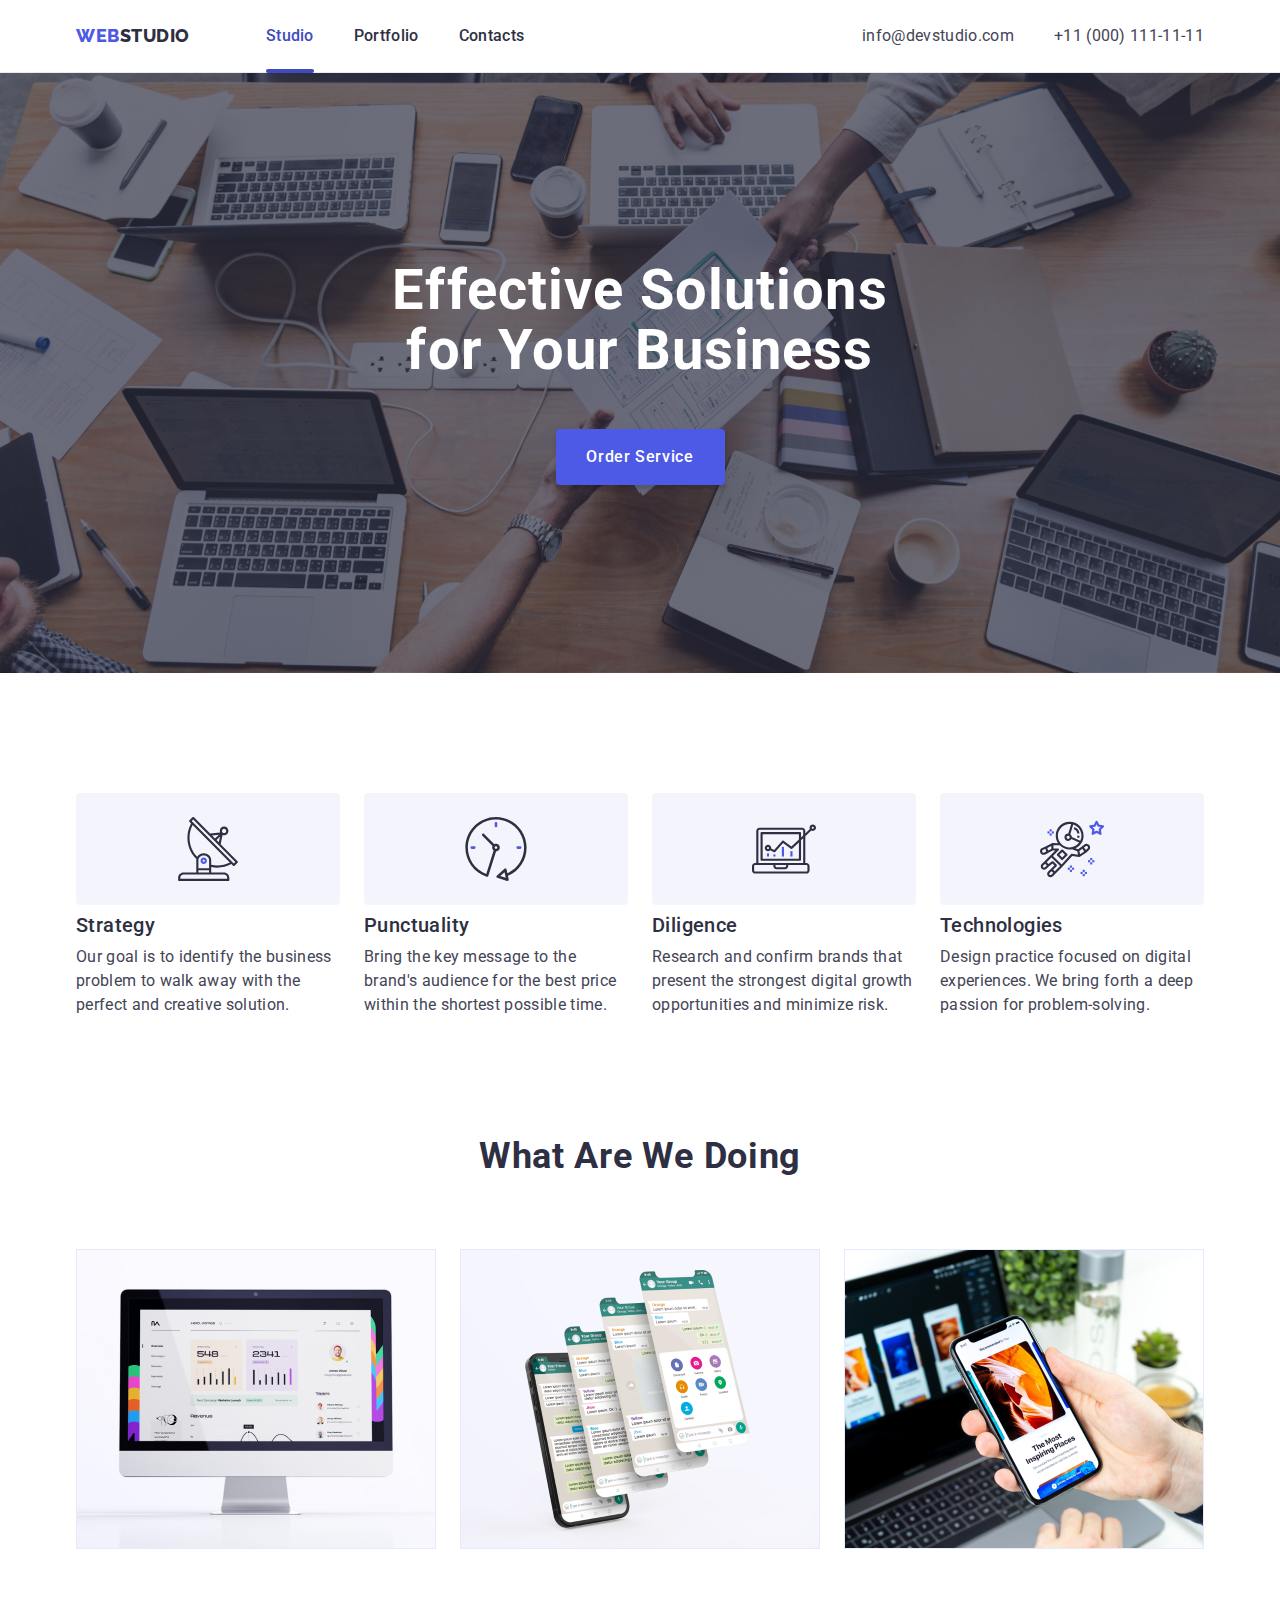
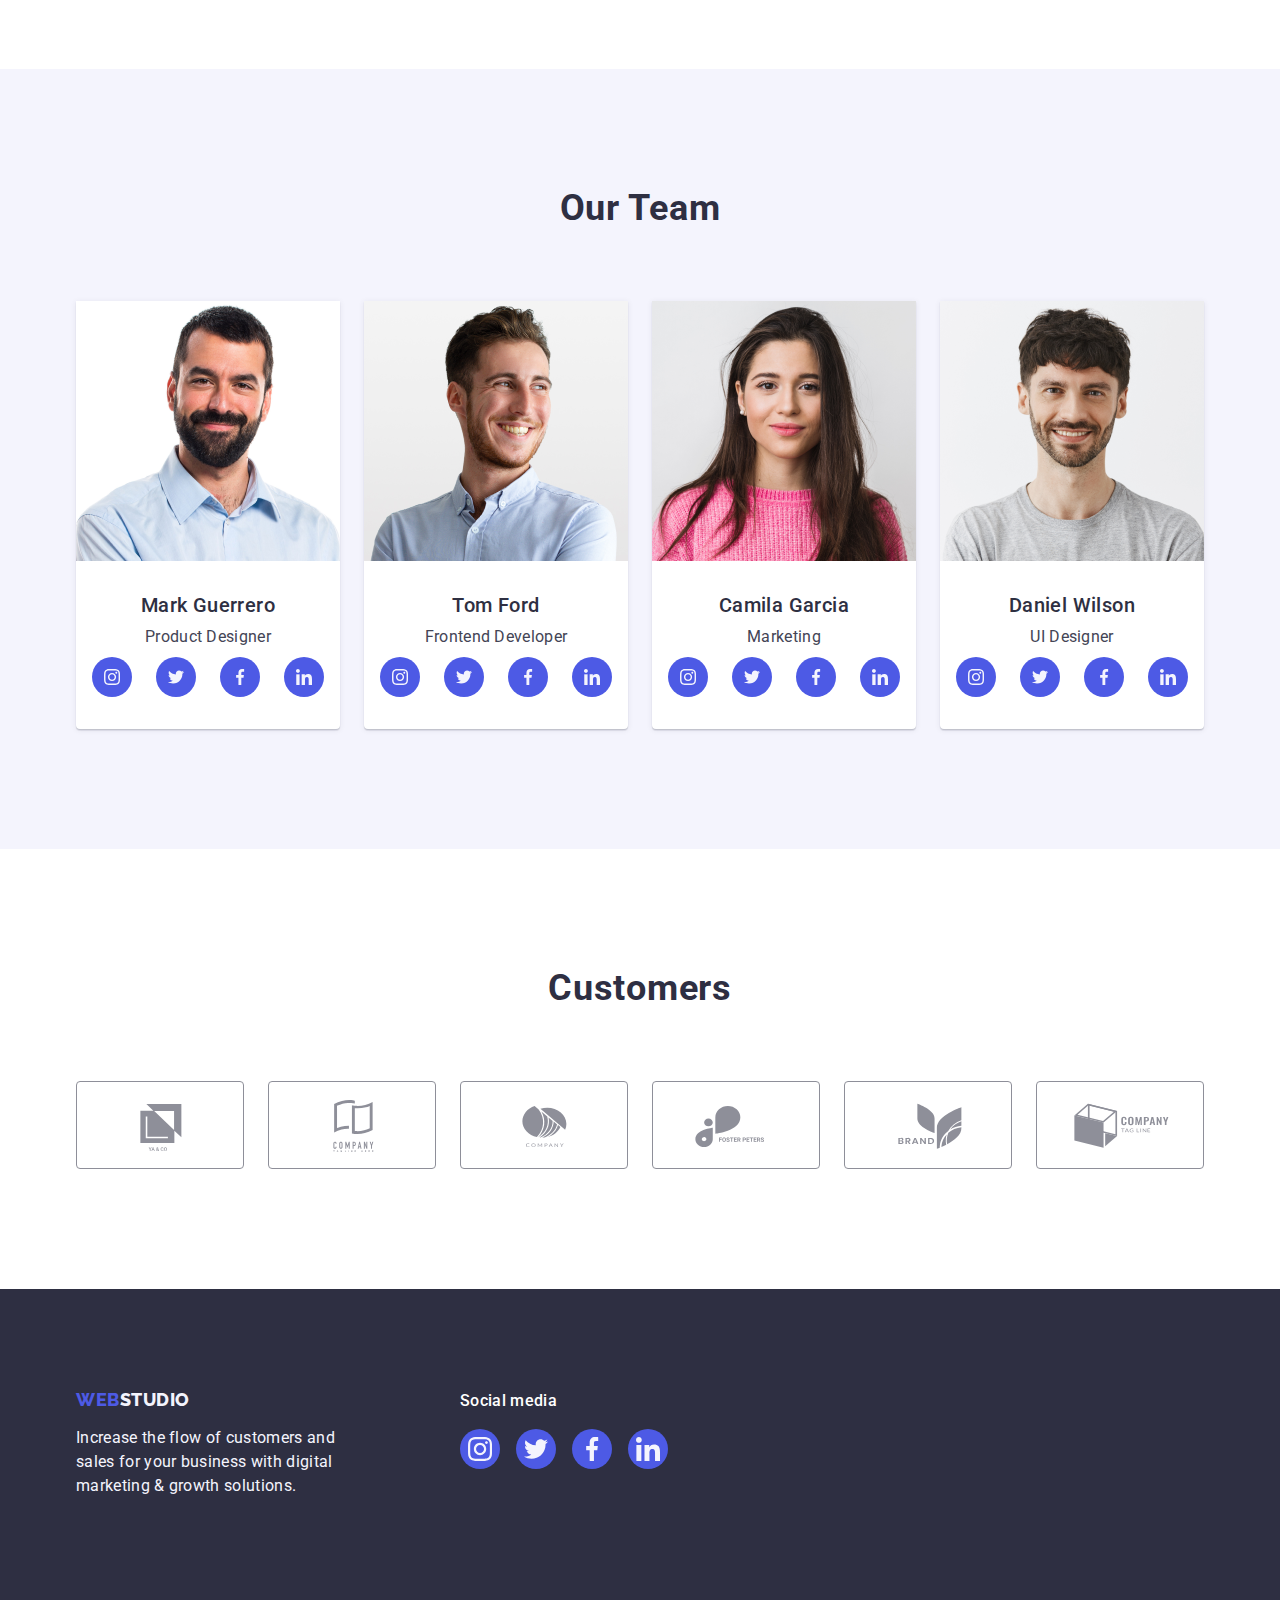
<file: index.html>
<!DOCTYPE html>
<html lang="en">
<head>
    <meta charset="UTF-8">
    <meta http-equiv="X-UA-Compatible" content="IE=edge">
    <meta name="viewport" content="width=device-width, initial-scale=1.0">
    <title>Effective Solutions
        for Your Business</title>
    <link rel="preconnect" href="https://fonts.googleapis.com">
    <link rel="preconnect" href="https://fonts.gstatic.com" crossorigin>
    <link href="https://fonts.googleapis.com/css2?family=Raleway:wght@800&family=Roboto:wght@400;500;700&display=swap"
        rel="stylesheet">
    <link rel="stylesheet" href="https://cdnjs.cloudflare.com/ajax/libs/modern-normalize/1.0.0/modern-normalize.min.css" />
    <link rel="stylesheet" href="./css/styles.css">
</head>
<body>
    <header class="header">
        <div class="header-container container">
            <nav class="header-navigation">
                <a class="logo link" href="./index.html">Web<span class="web-logo">Studio</span></a>
                <ul class="menu-list list">
                    <li>
                        <a class="menu-link-active link" href="./index.html">Studio</a>
                    </li>
                    <li>
                        <a class="menu-link link" href="./portfolio.html">Portfolio</a>
                    </li>
                    <li>
                        <a class="menu-link link" href="">Contacts</a>
                    </li>
                </ul>
            </nav>
            <address class="header-address">
                <ul class="contact-list list">
                    <li>
                        <a class="contact-link link links" href="mailto:info@devstudio.com">info@devstudio.com</a>
                    </li>
                    <li>
                        <a class="contact-link link links" href="tel:+110001111111">+11 (000) 111-11-11</a>
                    </li>
                </ul>
            </address>
        </div>
    </header>
    <main>
        <section class="title">
            <div class="container">
                <h1 class="title-basic">Effective Solutions
                    for Your Business</h1>
                <button data-modal-open class="modal-open-btn" type="button">Order Service</button>
            </div>
        </section>
        <section class="hero">
            <div class="container">
                <h2 class="visually-hidden">futures</h2>
                <ul class="hero-list list">
                    <li class="hero-list-first">
                        <div class="list-futures-svg">
                            <svg class="future-svg" aria-label="icon antenna" width="64" height="64">
                                <use href="./images/icons.svg#icon-antenna"></use>
                            </svg>
                        </div>
                        <h3 class="hero-header">Strategy</h3>
                        <p class="hero-text">Our goal is to identify the business
                            problem to walk away with the perfect and creative solution.</p>
                    </li>
                    <li class="hero-list-first">
                        <div class="list-futures-svg">
                            <svg class="future-svg" aria-label="icon-clock" width="64" height="64">
                                <use href="./images/icons.svg#icon-clock"></use>
                            </svg>
                        </div>
                        <h3 class="hero-header">Punctuality</h3>
                        <p class="hero-text">Bring the key message to the brand's audience for the best price within the
                            shortest possible time.</p>
                    </li>
                    <li class="hero-list-first">
                        <div class="list-futures-svg">
                            <svg class="future-svg" aria-label="icon-diagram" width="64" height="64">
                                <use href="./images/icons.svg#icon-diagram"></use>
                            </svg>
                        </div>
                        <h3 class="hero-header">Diligence</h3>
                        <p class="hero-text">Research and confirm brands that present the strongest digital growth
                            opportunities and minimize risk.</p>
                    </li>
                    <li class="hero-list-first">
                        <div class="list-futures-svg">
                            <svg class="future-svg" aria-label="icon-astronaut" width="64" height="64">
                                <use href="./images/icons.svg#icon-astronaut"></use>
                            </svg>
                        </div>
                        <h3 class="hero-header">Technologies</h3>
                        <p class="hero-text">Design practice focused on digital experiences. We bring forth a deep passion
                            for problem-solving.</p>
                    </li>
                </ul>
            </div>
        </section>
        <section class="gallery">
            <div class="container">
                <h2 class="title-gallery">What are we doing</h2>
                <ul class="gallery-list list">
                    <li class="gallery-list-item">
                        <img class="gallery-list-img" src="./images/what-are-we-doing/website.jpg" alt="sites" width="360" height="300">
                    </li>
                    <li class="gallery-list-item">
                        <img class="gallery-list-img" src="./images/what-are-we-doing/messengers.jpg" alt="messengers" width="360"
                            height="300">
                    </li>
                    <li class="gallery-list-item">
                        <img class="gallery-list-img" src="./images/what-are-we-doing/applications.jpg" alt="applications" width="360"
                            height="300">
                    </li>
                </ul>
            </div>
        </section>
        <section class="team">
            <div class="container">
                <h2 class="title-team">Our Team</h2>
                <ul class="team-list list">
                    <li class="team-item">
                        <img class="team-worker-img" src="./images/our-team/mark-guerrero.jpg" alt="product designer" width="264"
                            height="260">
                        <div class="our-team-padding">
                            <h3 class="team-worker">Mark Guerrero</h3>
                            <p class="team-profession">Product Designer</p>
                            <ul class="svg-our-team list">
                                <li class="svg-our-team-item">
                                    <a href="" class="our-team-link">
                                        <svg aria-label="icon-instagram" width="16" height="16" class="our-team-svg-item">
                                            <use href="./images/icons.svg#icon-instagram"></use>
                                        </svg>
                                    </a>
                                </li>
                                <li class="svg-our-team-item">
                                    <a href="" class="our-team-link">
                                        <svg aria-label="icon-twitter" width="16" height="16" class="our-team-svg-item">
                                            <use href="./images/icons.svg#icon-twitter"></use>
                                        </svg>
                                    </a>
                                </li>
                                <li class="svg-our-team-item">
                                    <a href="" class="our-team-link">
                                        <svg aria-label="icon-facebook" width="16" height="16" class="our-team-svg-item">
                                            <use href="./images/icons.svg#icon-facebook"></use>
                                        </svg>
                                    </a>
                                </li>
                                <li class="svg-our-team-item">
                                    <a href="" class="our-team-link">
                                        <svg aria-label="icon-linkedin" width="16" height="16" class="our-team-svg-item">
                                            <use href="./images/icons.svg#icon-linkedin"></use>
                                        </svg>
                                    </a>
                                </li>
                            </ul>
                        </div>
                    </li>    
                    <li class="team-item">
                        <img class="team-worker-img" src="./images/our-team/tom-ford.jpg" alt="frontend developer" width="264"
                            height="260">
                        <div class="our-team-padding">
                            <h3 class="team-worker">Tom Ford</h3>
                            <p class="team-profession">Frontend Developer</p>
                            <ul class="svg-our-team list">
                                <li class="svg-our-team-item">
                                    <a href="" class="our-team-link">
                                        <svg aria-label="icon-instagram" width="16" height="16" class="our-team-svg-item">
                                            <use href="./images/icons.svg#icon-instagram"></use>
                                        </svg>
                                    </a>
                                </li>
                                <li class="svg-our-team-item">
                                    <a href="" class="our-team-link">
                                        <svg aria-label="icon-twitter" width="16" height="16" class="our-team-svg-item">
                                            <use href="./images/icons.svg#icon-twitter"></use>
                                        </svg>
                                    </a>
                                </li>
                                <li class="svg-our-team-item">
                                    <a href="" class="our-team-link">
                                        <svg aria-label="icon-facebook" width="16" height="16" class="our-team-svg-item">
                                            <use href="./images/icons.svg#icon-facebook"></use>
                                        </svg>
                                    </a>
                                </li>
                                <li class="svg-our-team-item">
                                    <a href="" class="our-team-link">
                                        <svg aria-label="icon-linkedin" width="16" height="16" class="our-team-svg-item">
                                            <use href="./images/icons.svg#icon-linkedin"></use>
                                        </svg>
                                    </a>
                                </li>
                            </ul>
                        </div>
                    </li>
                    <li class="team-item">
                        <img class="team-worker-img" src="./images/our-team/camila-garcia.jpg" alt="marketing" width="264" height="260">
                        <div class="our-team-padding">
                            <h3 class="team-worker">Camila Garcia</h3>
                            <p class="team-profession">Marketing</p>
                            <ul class="svg-our-team list">
                                <li class="svg-our-team-item">
                                    <a href="" class="our-team-link">
                                        <svg aria-label="icon-instagram" width="16" height="16" class="our-team-svg-item">
                                            <use href="./images/icons.svg#icon-instagram"></use>
                                        </svg>
                                    </a>
                                </li>
                                <li class="svg-our-team-item">
                                    <a href="" class="our-team-link">
                                        <svg aria-label="icon-twitter" width="16" height="16" class="our-team-svg-item">
                                            <use href="./images/icons.svg#icon-twitter"></use>
                                        </svg>
                                    </a>
                                </li>
                                <li class="svg-our-team-item">
                                    <a href="" class="our-team-link">
                                        <svg aria-label="icon-facebook" width="16" height="16" class="our-team-svg-item">
                                            <use href="./images/icons.svg#icon-facebook"></use>
                                        </svg>
                                    </a>
                                </li>
                                <li class="svg-our-team-item">
                                    <a href="" class="our-team-link">
                                        <svg aria-label="icon-linkedin" width="16" height="16" class="our-team-svg-item">
                                            <use href="./images/icons.svg#icon-linkedin"></use>
                                        </svg>
                                    </a>
                                </li>
                            </ul>
                        </div>
                    </li>
                    <li class="team-item">
                        <img class="team-worker-img" src="./images/our-team/daniel-wilson.jpg" alt="ui designer" width="264"
                            height="260">
                        <div class="our-team-padding">
                            <h3 class="team-worker">Daniel Wilson</h3>
                            <p class="team-profession">UI Designer</p>
                            <ul class="svg-our-team list">
                                <li class="svg-our-team-item">
                                    <a href="" class="our-team-link">
                                        <svg aria-label="icon-instagram" width="16" height="16" class="our-team-svg-item">
                                            <use href="./images/icons.svg#icon-instagram"></use>
                                        </svg>
                                    </a>
                                </li>
                                <li class="svg-our-team-item">
                                    <a href="" class="our-team-link">
                                        <svg aria-label="icon-twitter" width="16" height="16" class="our-team-svg-item">
                                            <use href="./images/icons.svg#icon-twitter"></use>
                                        </svg>
                                    </a>
                                </li>
                                <li class="svg-our-team-item">
                                    <a href="" class="our-team-link">
                                        <svg aria-label="icon-facebook" width="16" height="16" class="our-team-svg-item">
                                            <use href="./images/icons.svg#icon-facebook"></use>
                                        </svg>
                                    </a>
                                </li>
                                <li class="svg-our-team-item">
                                    <a href="" class="our-team-link">
                                        <svg aria-label="icon-linkedin" width="16" height="16" class="our-team-svg-item">
                                            <use href="./images/icons.svg#icon-linkedin"></use>
                                        </svg>
                                    </a>
                                </li>
                            </ul>
                        </div>
                    </li>
                </ul>
            </div>
        </section>
        <section class="customers">
            <div class="container">
                <h2 class="customers-hero">Customers</h2>
                <ul class="customers-list list">
                    <li class="item-list-customers">
                        <a href="" class="customers-links">
                            <svg width="104" height="56" class="svg-customers">
                                <use href="./images/icons.svg#icon-logo"></use>
                            </svg>
                        </a>
                    </li>
                    <li class="item-list-customers">
                        <a href="" class="customers-links">
                            <svg width="104" height="56" class="svg-customers">
                                <use href="./images/icons.svg#icon-logo-1"></use>
                            </svg>
                        </a>
                    </li>
                    <li class="item-list-customers">
                        <a href="" class="customers-links">
                            <svg width="104" height="56" class="svg-customers">
                                <use href="./images/icons.svg#icon-logo-2"></use>
                            </svg>
                        </a>
                    </li>
                    <li class="item-list-customers">
                        <a href="" class="customers-links">
                            <svg width="104" height="56" class="svg-customers">
                                <use href="./images/icons.svg#icon-logo-3"></use>
                            </svg>
                        </a>
                    </li>
                    <li class="item-list-customers">
                        <a href="" class="customers-links">
                            <svg width="104" height="56" class="svg-customers">
                                <use href="./images/icons.svg#icon-logo-4"></use>
                            </svg>
                        </a>
                    </li>
                    <li class="item-list-customers">
                        <a href="" class="customers-links">
                            <svg width="104" height="56" class="svg-customers">
                                <use href="./images/icons.svg#icon-logo-5"></use>
                            </svg>
                        </a>
                    </li>
                </ul>
            </div>
        </section>
    </main>
    <footer class="main-footer">
        <div class="container-footer container">
            <div class="container-footer-link">
                <a class="logo-footer link" href="./index.html">Web<span class="web-logo-style">Studio</span></a>
                <p class="main-footer-text">Increase the flow of customers and sales for your business with digital marketing &
                growth solutions.</p>
            </div>
            <div>
                <p class="social-media-hero">Social media</p>
                <ul class="footer-list-link list">
                    <li class="svg-item-footer">
                        <a href="" class="footer-item-link">
                            <svg class="our-team-svg-item" width="24" height="24" aria-label="icon-instagram">
                                <use href="./images/icons.svg#icon-instagram"></use>
                            </svg>
                        </a>
                    </li>
                    <li class="svg-item-footer">
                        <a href="" class="footer-item-link">
                            <svg class="our-team-svg-item" width="24" height="24" aria-label="icon-twitter">
                                <use href="./images/icons.svg#icon-twitter"></use>
                            </svg>
                        </a>
                    </li>
                    <li class="svg-item-footer">
                        <a href="" class="footer-item-link">
                            <svg class="our-team-svg-item" width="24" height="24" aria-label="icon-facebook">
                                <use href="./images/icons.svg#icon-facebook"></use>
                            </svg>
                        </a>
                    </li>
                    <li class="svg-item-footer">
                        <a href="" class="footer-item-link">
                            <svg class="our-team-svg-item" width="24" height="24" aria-label="icon-linkedin">
                                <use href="./images/icons.svg#icon-linkedin"></use>
                            </svg>
                        </a>
                    </li>
                </ul>
            </div>
        </div>
    </footer>
    <div class="backdrop is-hidden" data-modal>
        <div class="modal">
            <button data-modal-close type="button" class="modal-close-btn">
                <svg class="modal-close-icon" width="8" height="8">
                    <use href="./images/icons.svg#icon-close-black-18dp-2-1"></use>
                </svg>
            </button>
        </div>
    </div>
    <script src="./js/modal.js"></script>
</body>
</html>
</file>
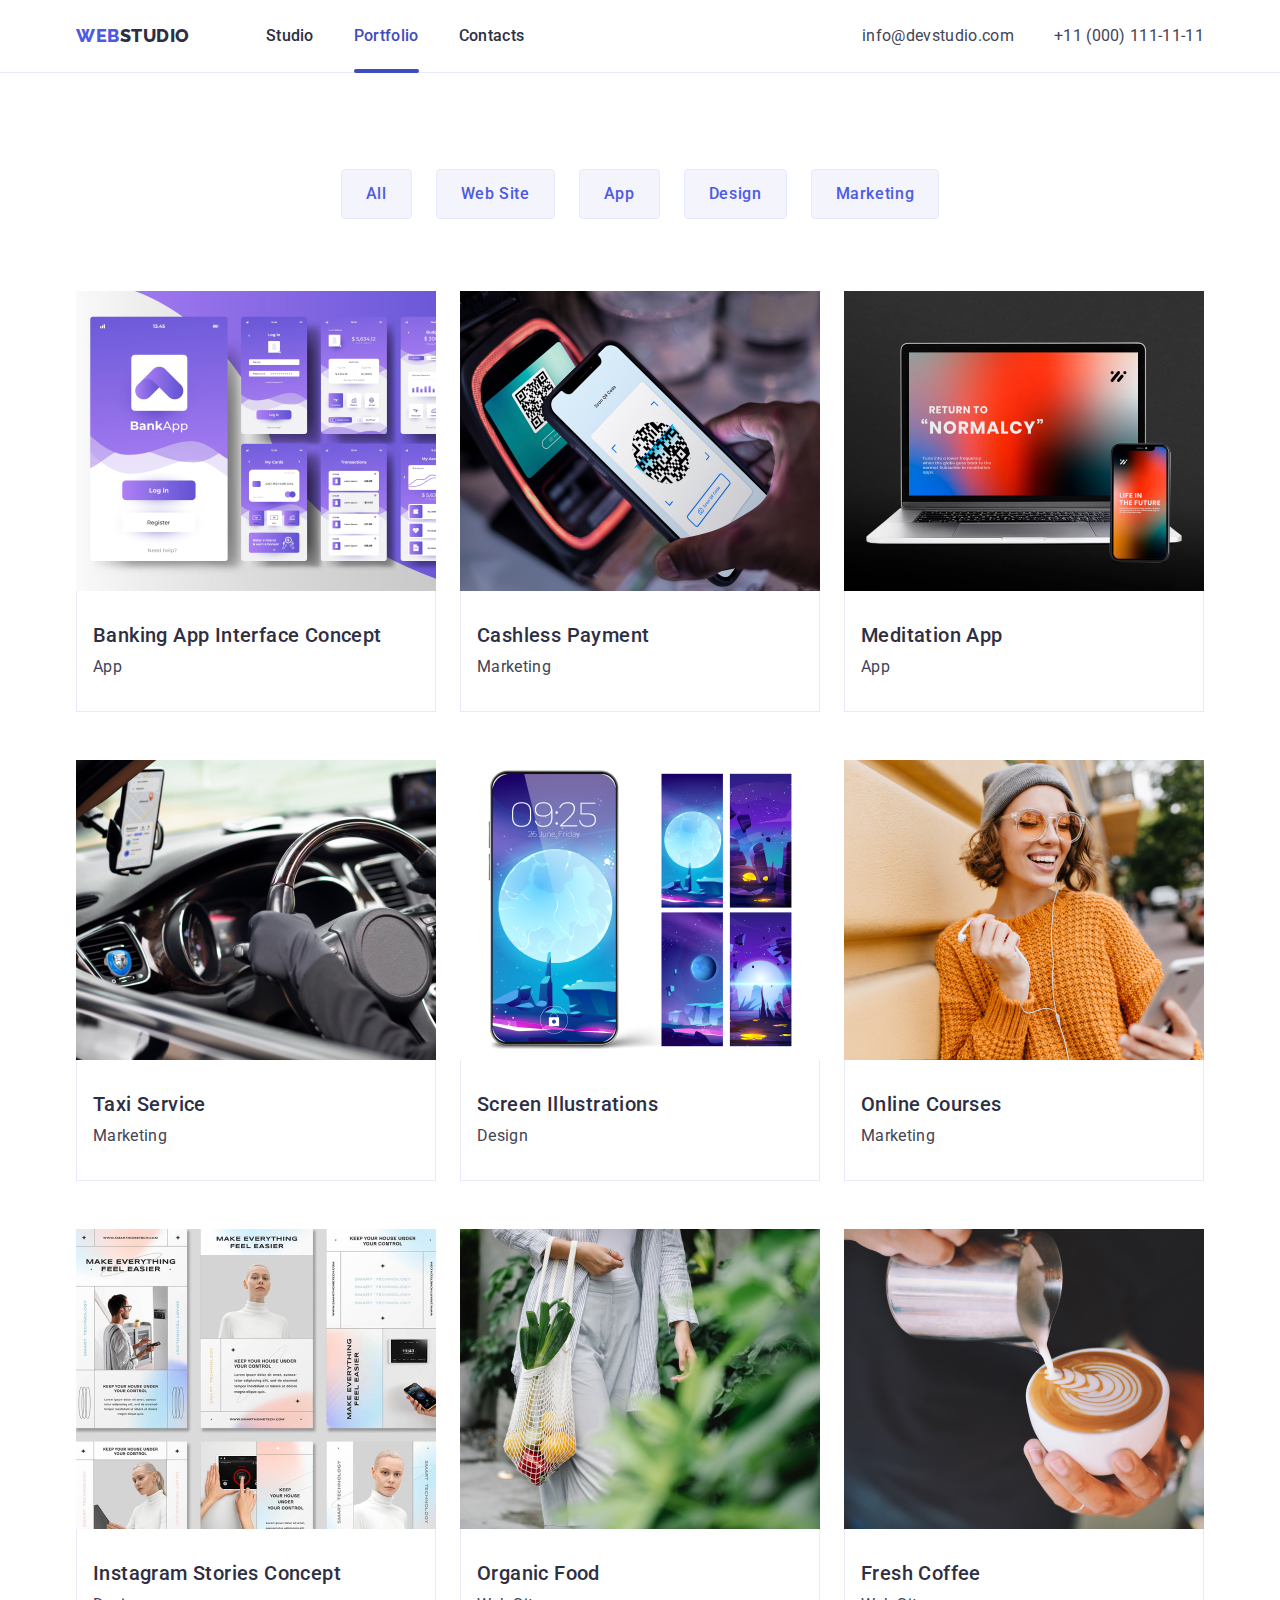
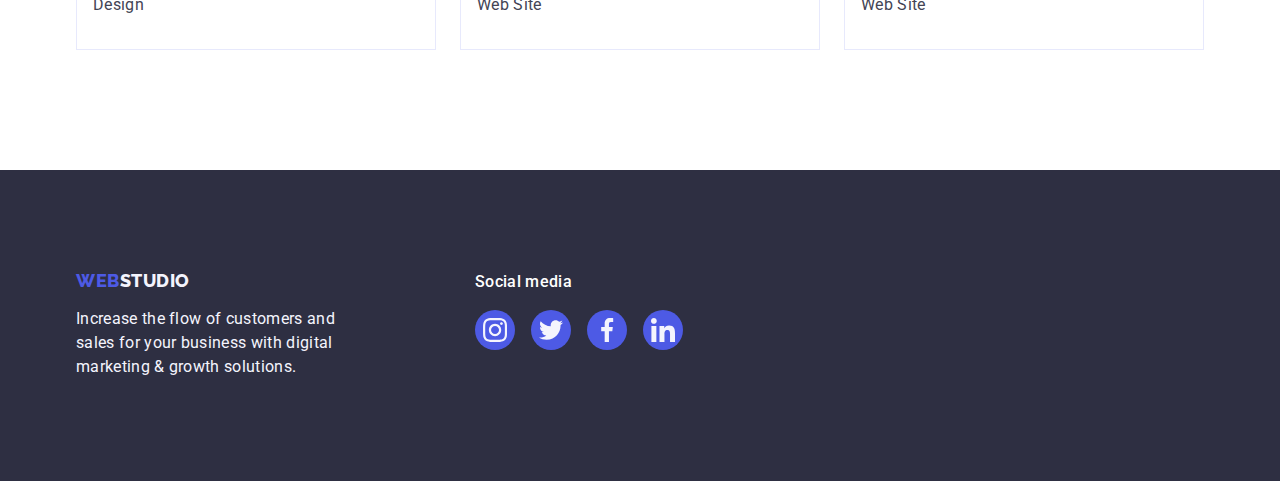
<file: portfolio.html>
<!DOCTYPE html>
<html lang="en">
<head>
    <meta charset="UTF-8">
    <meta http-equiv="X-UA-Compatible" content="IE=edge">
    <meta name="viewport" content="width=device-width, initial-scale=1.0">
    <title>Document</title>
    <link rel="preconnect" href="https://fonts.googleapis.com">
    <link rel="preconnect" href="https://fonts.gstatic.com" crossorigin>
    <link href="https://fonts.googleapis.com/css2?family=Raleway:wght@800&family=Roboto:wght@400;500;700&display=swap"
        rel="stylesheet">
    <link rel="stylesheet" href="https://cdnjs.cloudflare.com/ajax/libs/modern-normalize/1.0.0/modern-normalize.min.css" />
    <link rel="stylesheet" href="./css/styles.css">
</head>
<body class="body-background">
    <header class="main-header list">
        <div class="header-portfolio container">
            <nav class="header-navigation-portfolio">
                <a class="logo link" href="./index.html">Web<span class="web-logo">Studio</span></a>
                <ul class="menu-list list">
                    <li>
                        <a class="menu-link links link" href="./index.html">Studio</a>
                    </li>
                    <li>
                        <a class="menu-link-active links link" href="./portfolio.html">Portfolio</a>
                    </li>
                    <li>
                        <a class="menu-link links link" href="">Contacts</a>
                    </li>
                </ul>
            </nav>
            <address class="header-address">
                <ul class="contact-list list">
                    <li>
                        <a class="contact-link link links" href="mailto:info@devstudio.com">info@devstudio.com</a>
                    </li>
                    <li>
                        <a class="contact-link link links" href="tel:+110001111111">+11 (000) 111-11-11</a>
                    </li>
                </ul>
            </address>
        </div>
    </header>
    <main class="main list">
        <section class="section-portfolio">
            <div class="container">
                <h1 class="visually-hidden">portfolio</h1>
                <ul class="list link portfolio-list-bottons">
                    <li>
                        <button class="buttons-section" type="button">All</button>
                    </li>
                    <li>
                        <button class="buttons-section" type="button">Web Site</button>
                    </li>
                    <li>
                        <button class="buttons-section" type="button">App</button>
                    </li>
                    <li>
                        <button class="buttons-section" type="button">Design</button>
                    </li>
                    <li>
                        <button class="buttons-section" type="button">Marketing</button>
                    </li>
                </ul>
                <ul class="link list portfolio-list">
                    <li class="list-portfolio-first">
                        <a class="link links-items-portfolio" href="">
                            <div class="box">
                                <img src="./images/all/banking-app-interface-concept.jpg"
                                alt="Banking App Interface Concept" width="360" height="300" />
                                <p class="overlay">14 Stylish and User-Friendly App Design Concepts · Task Manager App · Calorie Tracker App · Exotic Fruit Ecommerce App ·
                                Cloud Storage App</p>
                            </div>
                            <div class="div-portfolio">
                                <h2 class="portfolio-text">Banking App Interface Concept</h2>
                                <p class="portfolio-p">App</p>
                            </div>
                        </a>
                    </li>
                    <li class="list-portfolio-first">
                        <a class="link links-items-portfolio" href="">
                            <div class="box">
                                <img src="./images/all/cashless-payment.jpg" alt="Cashless Payment" width="360" height="300" />
                                <p class="overlay">14 Stylish and User-Friendly App Design Concepts · Task Manager App · Calorie Tracker App · Exotic Fruit Ecommerce App ·
                                Cloud Storage App</p>
                            </div>
                            <div class="div-portfolio">
                                    <h2 class="portfolio-text">Cashless Payment</h2>
                                    <p class="portfolio-p">Marketing</p>
                            </div>
                        </a>
                    </li>
                    <li class="list-portfolio-first">
                        <a class="link links-items-portfolio" href="">
                            <div class="box">
                                <img src="./images/all/meditation-app.jpg" alt="Banking App Interface Concept" width="360" height="300" />
                                <p class="overlay">14 Stylish and User-Friendly App Design Concepts · Task Manager App · Calorie Tracker App · Exotic Fruit Ecommerce App ·
                                Cloud Storage App</p>
                            </div>
                            <div class="div-portfolio">
                                <h2 class="portfolio-text">Meditation App</h2>
                                <p class="portfolio-p">App</p>
                            </div>
                        </a>
                    </li>
                    <li class="list-portfolio-first">
                        <a class="link links-items-portfolio" href="">
                            <div class="box">
                                <img src="./images/all/taxi-service.jpg" alt="Banking App Interface Concept" width="360" height="300" />
                                <p class="overlay">14 Stylish and User-Friendly App Design Concepts · Task Manager App · Calorie Tracker App · Exotic Fruit Ecommerce App ·
                                Cloud Storage App</p>
                            </div>
                            <div class="div-portfolio">
                                <h2 class="portfolio-text">Taxi Service</h2>
                                <p class="portfolio-p">Marketing</p>
                            </div>
                        </a>
                    </li>
                    <li class="list-portfolio-first">
                        <a class="link links-items-portfolio" href="">
                            <div class="box">
                                <img src="./images/all/screen-Illustrations.jpg" alt="Banking App Interface Concept" width="360" height="300" />
                                <p class="overlay">14 Stylish and User-Friendly App Design Concepts · Task Manager App · Calorie Tracker App · Exotic Fruit Ecommerce App ·
                                Cloud Storage App</p>
                            </div>
                            <div class="div-portfolio">
                                <h2 class="portfolio-text">Screen Illustrations</h2>
                                <p class="portfolio-p">Design</p>
                            </div>
                        </a>
                    </li>
                    <li class="list-portfolio-first">
                        <a class="link links-items-portfolio" href="">
                            <div class="box">
                                <img src="./images/all/online-courses.jpg" alt="Banking App Interface Concept" width="360" height="300" />
                                <p class="overlay">14 Stylish and User-Friendly App Design Concepts · Task Manager App · Calorie Tracker App · Exotic Fruit Ecommerce App ·
                                Cloud Storage App</p>
                            </div>
                            <div class="div-portfolio">
                                <h2 class="portfolio-text">Online Courses</h2>
                                <p class="portfolio-p">Marketing</p>
                            </div>
                        </a>
                    </li>
                    <li class="list-portfolio-first">
                        <a class="link links-items-portfolio" href="">
                            <div class="box">
                                <img src="./images/all/instagram-stories-concept.jpg" alt="Banking App Interface Concept" width="360" height="300" />
                                <p class="overlay">14 Stylish and User-Friendly App Design Concepts · Task Manager App · Calorie Tracker App · Exotic Fruit Ecommerce App ·
                                Cloud Storage App</p>
                            </div>
                            <div class="div-portfolio">
                                <h2 class="portfolio-text">Instagram Stories Concept</h2>
                                <p class="portfolio-p">Design</p>
                            </div>
                        </a>
                    </li>
                    <li class="list-portfolio-first">
                        <a class="link links-items-portfolio" href="">
                            <div class="box">
                                <img src="./images/all/organic-food.jpg" alt="Banking App Interface Concept" width="360" height="300" />
                                <p class="overlay">14 Stylish and User-Friendly App Design Concepts · Task Manager App · Calorie Tracker App · Exotic Fruit Ecommerce App ·
                                Cloud Storage App</p>
                            </div>
                            <div class="div-portfolio">
                                <h2 class="portfolio-text">Organic Food</h2>
                                <p class="portfolio-p">Web Site</p>
                            </div>
                        </a>
                    </li>
                    <li class="list-portfolio-first">
                        <a class="link links-items-portfolio" href="">
                            <div class="box">
                                <img src="./images/all/fresh-coffee.jpg" alt="Banking App Interface Concept" width="360" height="300" />
                                <p class="overlay">14 Stylish and User-Friendly App Design Concepts · Task Manager App · Calorie Tracker App · Exotic Fruit Ecommerce App ·
                                Cloud Storage App</p>
                            </div>
                            <div class="div-portfolio">
                                <h2 class="portfolio-text">Fresh Coffee</h2>
                                <p class="portfolio-p">Web Site</p>
                            </div>
                        </a>
                    </li>
                </ul>
            </div>
        </section>
    </main>
    <footer class="main-footer">
        <div class="container-footer container">
            <div class="container-footer-link">
                <a class="logo-footer link" href="./index.html">Web<span class="web-logo-style">Studio</span></a>
                <p class="main-footer-text">Increase the flow of customers and sales for your business with digital
                    marketing &
                    growth solutions.</p>
            </div>
            <div class="container">
                <p class="social-media-hero">Social media</p>
                <ul class="footer-list-link list">
                    <li class="svg-item-footer">
                        <a href="" class="footer-item-link">
                            <svg class="our-team-svg-item" width="24" height="24" aria-label="icon-instagram">
                                <use href="./images/icons.svg#icon-instagram"></use>
                            </svg>
                        </a>
                    </li>
                    <li class="svg-item-footer">
                        <a href="" class="footer-item-link">
                            <svg class="our-team-svg-item" width="24" height="24" aria-label="icon-twitter">
                                <use href="./images/icons.svg#icon-twitter"></use>
                            </svg>
                        </a>
                    </li>
                    <li class="svg-item-footer">
                        <a href="" class="footer-item-link">
                            <svg class="our-team-svg-item" width="24" height="24" aria-label="icon-facebook">
                                <use href="./images/icons.svg#icon-facebook"></use>
                            </svg>
                        </a>
                    </li>
                    <li class="svg-item-footer">
                        <a href="" class="footer-item-link">
                            <svg class="our-team-svg-item" width="24" height="24" aria-label="icon-linkedin">
                                <use href="./images/icons.svg#icon-linkedin"></use>
                            </svg>
                        </a>
                    </li>
                </ul>
            </div>
        </div>
    </footer>
</body>
</html>
</file>
<file: css/styles.css>
:root {
        --p-text: #434455;
        --tags-color: #2e2f42;
        --buttons-color: #4d5ae5;
        --hf-buttons-color: #404bbf;
        --our-team-background: #f4f4fd;
        --our-white-color: #ffffff;
        --solid-color: #e7e9fc;

}

.list {
        list-style: none;
}

.link {
        text-decoration: none;
}

button {
        cursor: pointer;
}


ul,ol {
        margin-top: 0;
        margin-bottom: 0;
        padding-left: 0;
}

h1,h2,h3,h4,p {
        margin-top: 0;
        margin-bottom: 0;
}

body {
        font-family: 'Roboto', sans-serif;
        color: var(--p-text);
        background: var(--our-white-color);
}

img {
        display: block;
}

.header {
        border-bottom: 1px solid var(--solid-color);
        box-shadow: 0px 2px 1px rgba(46, 47, 66, 0.08), 0px 1px 1px rgba(46, 47, 66, 0.16), 0px 1px 6px rgba(46, 47, 66, 0.08);
}

.header-container {
        display: flex;
        align-items: center;
}

.container {
        width: 1158px;
        margin: 0 auto;
        padding: 0 15px;

}

.header-address {
        margin-left: auto;
}


.div-index {
        display: flex;
        
}

.div-index-title {
        margin-bottom: 48px;
}

.title-basic {
        margin-left: auto;
        margin-right: auto;
}

.header-navigation {
        display: flex;
        align-items: center;
}

.header-navigation-portfolio {
        display: flex;
        align-items: center;
}

.menu-list {
        display: flex;
        gap: 40px;
}

.links {
        display: block;
        padding: 24px 0;
}

.contact-list {
        display: flex;
        gap: 40px;
}

.section-portfolio {
        padding-top: 96px;
        padding-bottom: 120px;
}

.portfolio-list-bottons {
        display: flex;
        justify-content: center;        
        gap: 24px;
        margin-bottom: 72px;
}

.portfolio-list {
        display: flex;
        flex-wrap: wrap;
        column-gap: 24px;
        row-gap: 48px;
}

.list-portfolio-first {
        width: calc((100% - 48px) / 3);
}

.div-portfolio {
        padding: 32px 16px;
        border: 1px solid var(--solid-color);
        border-top: none;
}

.hero {
        padding: 120px 0;
}

.hero-list {
        display: flex;
        gap: 24px;
}

.hero-list-first {
        flex-basis: calc((100% - 72px) / 4);
}

.visually-hidden {
        position: absolute;
        width: 1px;
        height: 1px;
        margin: -1px;
        border: 0;
        padding: 0;

        white-space: nowrap;
        clip-path: inset(100%);
        clip: rect(0 0 0 0);
        overflow: hidden;
}

.logo {
        font-family: 'Raleway', sans-serif;
        font-style: normal;
        font-weight: 800;
        font-size: 18px;
        line-height: 1.17;

        /* identical to box height, or 117% */
        letter-spacing: 0.03em;
        text-transform: uppercase;
        margin-right: 76px;

        /* IRIS */
        color: var(--buttons-color);
}

.menu-link {
        font-weight: 500;
        font-size: 16px;
        line-height: 1.5;
        display: block;
        padding: 24px 0;

        /* identical to box height, or 150% */
        letter-spacing: 0.02em;

        color: var(--tags-color);
        position: relative;
        transition: color 250ms cubic-bezier(0.4, 0, 0.2, 1);
}

.menu-link-active {
        font-weight: 500;
        font-size: 16px;
        line-height: 1.5;
        display: block;
        padding: 24px 0;
        
                /* identical to box height, or 150% */
        letter-spacing: 0.02em;
        
                /* NAVY BLUE */
        color: var(--hf-buttons-color);
        position: relative;
        transition: color 250ms cubic-bezier(0.4, 0, 0.2, 1);
}

.menu-link-active::after {
        display: block;
        content: '';
        position: absolute;
        width: 100%;
        bottom: -1px;
        height: 4px;
        background-color: var(--hf-buttons-color);
        left: 0;
        border-radius: 2px;
}

.contact-link {
        font-size: 16px;
        line-height: 1.5;

        /* identical to box height, or 150% */
        letter-spacing: 0.02em;

        /* SLATE */
        color: var(--p-text);
        transition: color 250ms cubic-bezier(0.4, 0, 0.2, 1);
}


.contact-link:hover,
.contact-link:focus {
        color: var(--hf-buttons-color);
}

.buttons-section:hover,
.buttons-section:focus {
        color: var(--our-white-color);
        background-color: var(--hf-buttons-color);
        border: 1px solid transparent;
        box-shadow: 0px 3px 1px rgba(0, 0, 0, 0.1),
                0px 2px 1px rgba(0, 0, 0, 0.08),
                0px 2px 2px rgba(0, 0, 0, 0.12);
}

.team-item {
        background-color: var(--our-white-color);
        flex-basis: calc((100% - 72px) / 4);
        border-radius: 0px 0px 4px 4px;
        box-shadow: 0px 1px 6px rgba(46, 47, 66, 0.08),
                0px 1px 1px rgba(46, 47, 66, 0.16),
                0px 2px 1px rgba(46, 47, 66, 0.08);
}

.our-team-padding {
        padding: 32px 16px;
}

.team-list {
        display: flex;
        gap: 24px;
}


.title-basic {
        font-weight: 700;
        font-size: 56px;
        line-height: 1.07;

        /* or 107% */
        text-align: center;
        letter-spacing: 0.02em;
        max-width: 496px;
        margin-bottom: 48px;

        color: var(--our-white-color);
}

.hero-header {
        font-weight: 500;
        font-size: 20px;
        line-height: 1.2;

        /* identical to box height, or 120% */
        letter-spacing: 0.02em;
        margin-bottom: 8px;

        /* NAVY BLUE */
        color: var(--tags-color);
}

.hero-text {
        font-size: 16px;
        line-height: 1.5;

        /* or 150% */
        letter-spacing: 0.02em;

        /* SLATE */
        
}

.gallery {
        padding-bottom: 120px;  
}

.title-gallery {
        font-weight: 700;
        font-size: 36px;
        line-height: 1.11;

        /* identical to box height, or 111% */
        text-align: center;
        letter-spacing: 0.02em;
        text-transform: capitalize;
        margin-bottom: 72px;

        /* NAVY BLUE */
        color: var(--tags-color);
}

.gallery-list {
        display: flex;
        gap: 24px;
}

.gallery-list-item {
        flex-basis: calc((100% - 48px) / 3)
}

.title-team {
        font-weight: 700;
        font-size: 36px;
        line-height: 1.11;
        text-transform: capitalize;

        /* identical to box height, or 111% */
        text-align: center;
        letter-spacing: 0.02em;
        margin-bottom: 72px;

        /* NAVY BLUE */
        color: var(--tags-color);
}

.team-worker {
        font-weight: 500;
        font-size: 20px;
        line-height: 1.2;

        /* identical to box height, or 120% */
        text-align: center;
        letter-spacing: 0.02em;
        text-align: center;
        margin-bottom: 8px;

        /* NAVY BLUE */
        color: var(--tags-color);
}

.team-profession {
        font-size: 16px;
        line-height: 1.5;

        /* identical to box height, or 150% */
        text-align: center;
        letter-spacing: 0.02em;
        text-align: center;
        margin-bottom: 8px;

        /* SLATE */
        
}

.buttons-section {
        background: var(--our-team-background);
        padding: 12px 24px;
        border: 1px solid var(--solid-color);
        border-radius: 4px;

}

.buttons-section {
        font-family: 'Roboto', sans-serif;
        font-weight: 500;
        font-size: 16px;
        line-height: 1.5;

        /* identical to box height, or 150% */
        text-align: center;
        letter-spacing: 0.04em;

        /* IRIS */
        color: var(--buttons-color);
        transition: color 250ms cubic-bezier(0.4, 0, 0.2, 1), background-color 250ms cubic-bezier(0.4, 0, 0.2, 1), border-color 250ms cubic-bezier(0.4, 0, 0.2, 1), box-shadow 250ms cubic-bezier(0.4, 0, 0.2, 1); ;
}

.buttons-main:hover,
.buttons-main:focus {
        background: var(--hf-buttons-color);
}

.portfolio-text {
        font-weight: 500;
        font-size: 20px;
        line-height: 1.2;

        /* identical to box height, or 120% */
        letter-spacing: 0.02em;
        margin-bottom: 8px;

        /* NAVY BLUE */
        color: var(--tags-color);
}

.portfolio-p {
        font-size: 16px;
        line-height: 1.5;

        /* identical to box height, or 150% */
        letter-spacing: 0.02em;

        /* SLATE */
        color: var(--p-text);
}

.hero-section {
        background-color: var(--tags-color);
}

.modal-open-btn {
        font-weight: 500;
        font-size: 16px;
        line-height: 1.5;
        letter-spacing: 0.04em;
        display: block;
        min-width: 169px;
        height: 56px;
        border: none;
        background-color: var(--buttons-color);
        border-radius: 4px;
        box-shadow: 0px 4px 4px rgba(0, 0, 0, 0.15);
        margin-left: auto;
        margin-right: auto;
        transition: background-color 250ms cubic-bezier(0.4, 0, 0.2, 1);

        /* WHITE */
        color: var(--our-white-color);
}
.modal-open-btn:hover,
.modal-open-btn:focus {
        background: var(--hf-buttons-color);
}

.title {
        background-color: var(--tags-color);
        background-image: linear-gradient(rgba(46, 47, 66, 0.7), rgba(46, 47, 66, 0.7)), url("../images/hero/bg.jpg");
        max-width: 1440px;
        background-repeat: no-repeat;
        background-position: center;
        background-size: cover;
        padding: 188px 0;
        margin: 0 auto;
}

.team {
        background: var(--our-team-background);
        padding: 120px 0
}


.main-footer {
        background-color: var(--tags-color);
        padding: 100px 0;   
}


.main-footer-list {
        max-width: 264px;
        line-height: 1.5;
        color: var(--our-team-background);
        letter-spacing: 0.02em;
}

.main-header {
        border-bottom: 1px solid var(--solid-color);
}

.header-portfolio {
        display: flex;
        align-items: center;
}

.logo-footer {
        font-family: 'Raleway', sans-serif;
        font-style: normal;
        font-weight: 800;
        font-size: 18px;
        line-height: 1.17;

        /* identical to box height, or 117% */
        display: flex;
        align-items: center;
        letter-spacing: 0.03em;
        text-transform: uppercase;
        display: inline-block;
        margin-bottom: 16px;

        /* IRIS */
        color: var(--buttons-color);
}

.web-logo {
        color: var(--tags-color);
}

.web-logo-style {
        color: var(--our-team-background);
}

.header-address {
        font-style: normal;
}

.menu-link:hover,
.menu-link:focus {
        color: var(--hf-buttons-color);
}

.portfolio {
        font-weight: 500;

}

.main-footer-text {
        line-height: 1.5;
        color: var(--our-team-background);
        letter-spacing: 0.02em;
        width: 264px;
        height: 74px;
}

.list-futures-svg {
        display: flex;
        align-items: center;
        justify-content: center;
        height: 112px;
        width: 264px;
        background-color: var(--our-team-background);
        border-radius: 4px;
        margin-bottom: 8px;
}

.svg-our-team {
        display: flex;
        justify-content: center;
        gap: 24px;
}

.svg-our-team-item {
        width: 40px;
        height: 40px;
}

.our-team-link {
        width: 100%;
        height: 100%;
        background-color: var(--buttons-color);
        border-radius: 50%;
        display: flex;
        align-items: center;
        justify-content: center;
        transition: background-color 250ms cubic-bezier(0.4, 0, 0.2, 1);
}

.our-team-link:hover,
.our-team-link:focus {
        background-color: var(--hf-buttons-color);
}

.our-team-svg-item {
        fill: var(--our-team-background);
}

.customers {
        padding: 120px 0;
}

.customers-hero {
        font-weight: 700;
        font-size: 36px;
        line-height: 1.11;
        color: var(--tags-color);
        text-align: center;
        letter-spacing: 0.02em;
        margin-bottom: 72px;
}

.customers-list {
        display: flex;
        gap: 24px;
}

.item-list-customers {
        width: calc((100% - 120px) / 6);
        height: 88px;
}

.customers-links {
        width: 100%;
        height: 100%;
        border: 1px solid #8e8f99;
        border-radius: 4px;
        display: flex;
        align-items: center;
        justify-content: center;
        color: #8e8f99;
        transition: border-color 250ms cubic-bezier(0.4, 0, 0.2, 1),
                color 250ms cubic-bezier(0.4, 0, 0.2, 1);
}

.customers-links:hover,
.customers-links:focus {
        border-color: var(--hf-buttons-color);
        color: var(--hf-buttons-color);
}

.social-media-hero {
        font-weight: 500;
        font-size: 16px;
        line-height: 1.5;
        letter-spacing: 0.02em;
        color: var(--our-white-color);
        margin-bottom: 16px;
}

.footer-list-link {
        display: flex;
        gap: 16px;
}

.svg-item-footer {
        width: 40px;
        height: 40px;
}

.footer-item-link {
        width: 100%;
        height: 100%;
        background-color: var(--buttons-color);
        border-radius: 50%;
        display: flex;
        align-items: center;
        justify-content: center;
        transition: background-color 250ms cubic-bezier(0.4, 0, 0.2, 1);
}

.footer-item-link:hover,
.footer-item-link:focus {
        background-color: #31d0aa;
}

.our-team-svg-item {
        fill: var(--our-team-background);
}

.container-footer {
        display: flex;
        align-items: baseline;
}

.container-footer-link {
        margin-right: 120px;
}

.svg-customers {
        fill: currentColor;
}

.links-items-portfolio {
        display: block;
        transition: box-shadow 250ms cubic-bezier(0.4, 0, 0.2, 1);
}

.links-items-portfolio:hover,
.links-items-portfolio:focus {
        box-shadow: 0px 2px 1px 0px #2e2f4214, 0px 1px 1px 0px #2e2f4229,
                0px 1px 6px 0px #2e2f4214;
}

.is-hidden {
        opacity: 0;
        visibility: hidden;
        pointer-events: none;
}

.backdrop {
        position: fixed;
        top: 0;
        left: 0;
        width: 100%;
        height: 100%;
        background-color: rgba(46, 47, 66, 0.4);
        transition: opacity 250ms cubic-bezier(0.4, 0, 0.2, 1), visibility 250ms cubic-bezier(0.4, 0, 0.2, 1);
}


.modal {
        position: absolute;
        top: 50%;
        left: 50%;
        transform: translate(-50%, -50%) scale(1);
        width: 408px;
        min-height: 584px;
        background: #fcfcfc;
        box-shadow: 0px 1px 1px rgba(0, 0, 0, 0.14),
                0px 1px 3px rgba(0, 0, 0, 0.12),
                0px 2px 1px rgba(0, 0, 0, 0.2);
        border-radius: 4px;
        transition: transform 250ms cubic-bezier(0.4, 0, 0.2, 1);
}

.modal-close-btn {
        position: absolute;
        top: 24px;
        right: 24px;
        width: 24px;
        height: 24px;
        border-radius: 50%;
        display: flex;
        align-items: center;
        justify-content: center;
        background-color: var(--solid-color);
        border: 1px solid rgba(0, 0, 0, 0.1);
        padding: 0;
        cursor: pointer;
        transition: background-color 250ms cubic-bezier(0.4, 0, 0.2, 1), border 250ms cubic-bezier(0.4, 0, 0.2, 1);
}

.modal-close-btn:hover,
.modal-close-btn:focus {
        background-color: var(--hf-buttons-color);
        border: none;
}

.modal-close-icon {
        transition: fill 250ms cubic-bezier(0.4, 0, 0.2, 1);
}

.modal-close-btn:hover,
.modal-close-btn:focus {
        fill: #ffffff;
}

.box {
        position: relative;
        overflow: hidden;
}

.overlay {
        position: absolute;
        top: 0;
        left: 0;
        padding: 40px 32px;
        font-size: 16px;
        line-height: 1.5;
        letter-spacing: 0.02em;
        color: #f4f4fd;
        background-color: #4d5ae5;
        height: 100%;
        width: 100%;
        overflow: auto;
        transform: translateY(100%);
        transition: transform 250ms cubic-bezier(0.4, 0, 0.2, 1);
}

.links-items-portfolio:hover .overlay,
.links-items-portfolio:focus .overlay {
        transform: translateY(0%);

}
</file>
